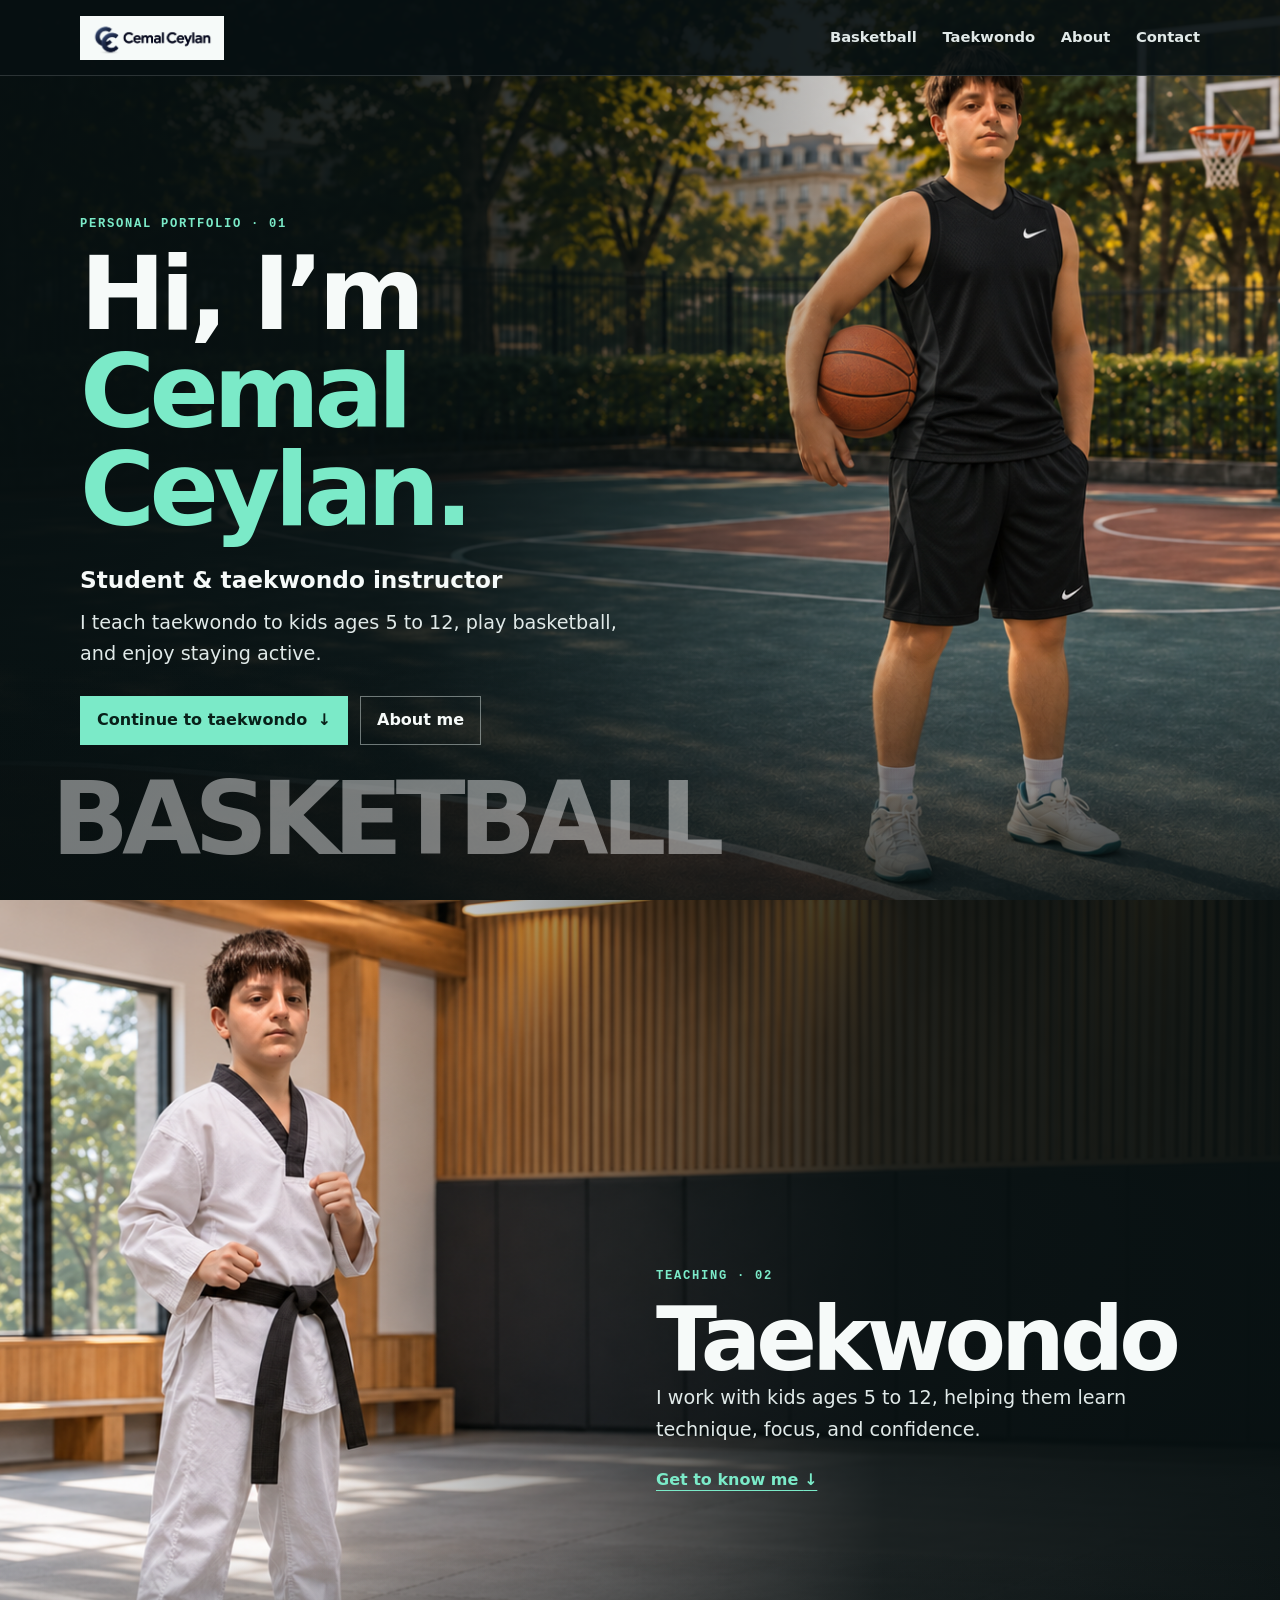
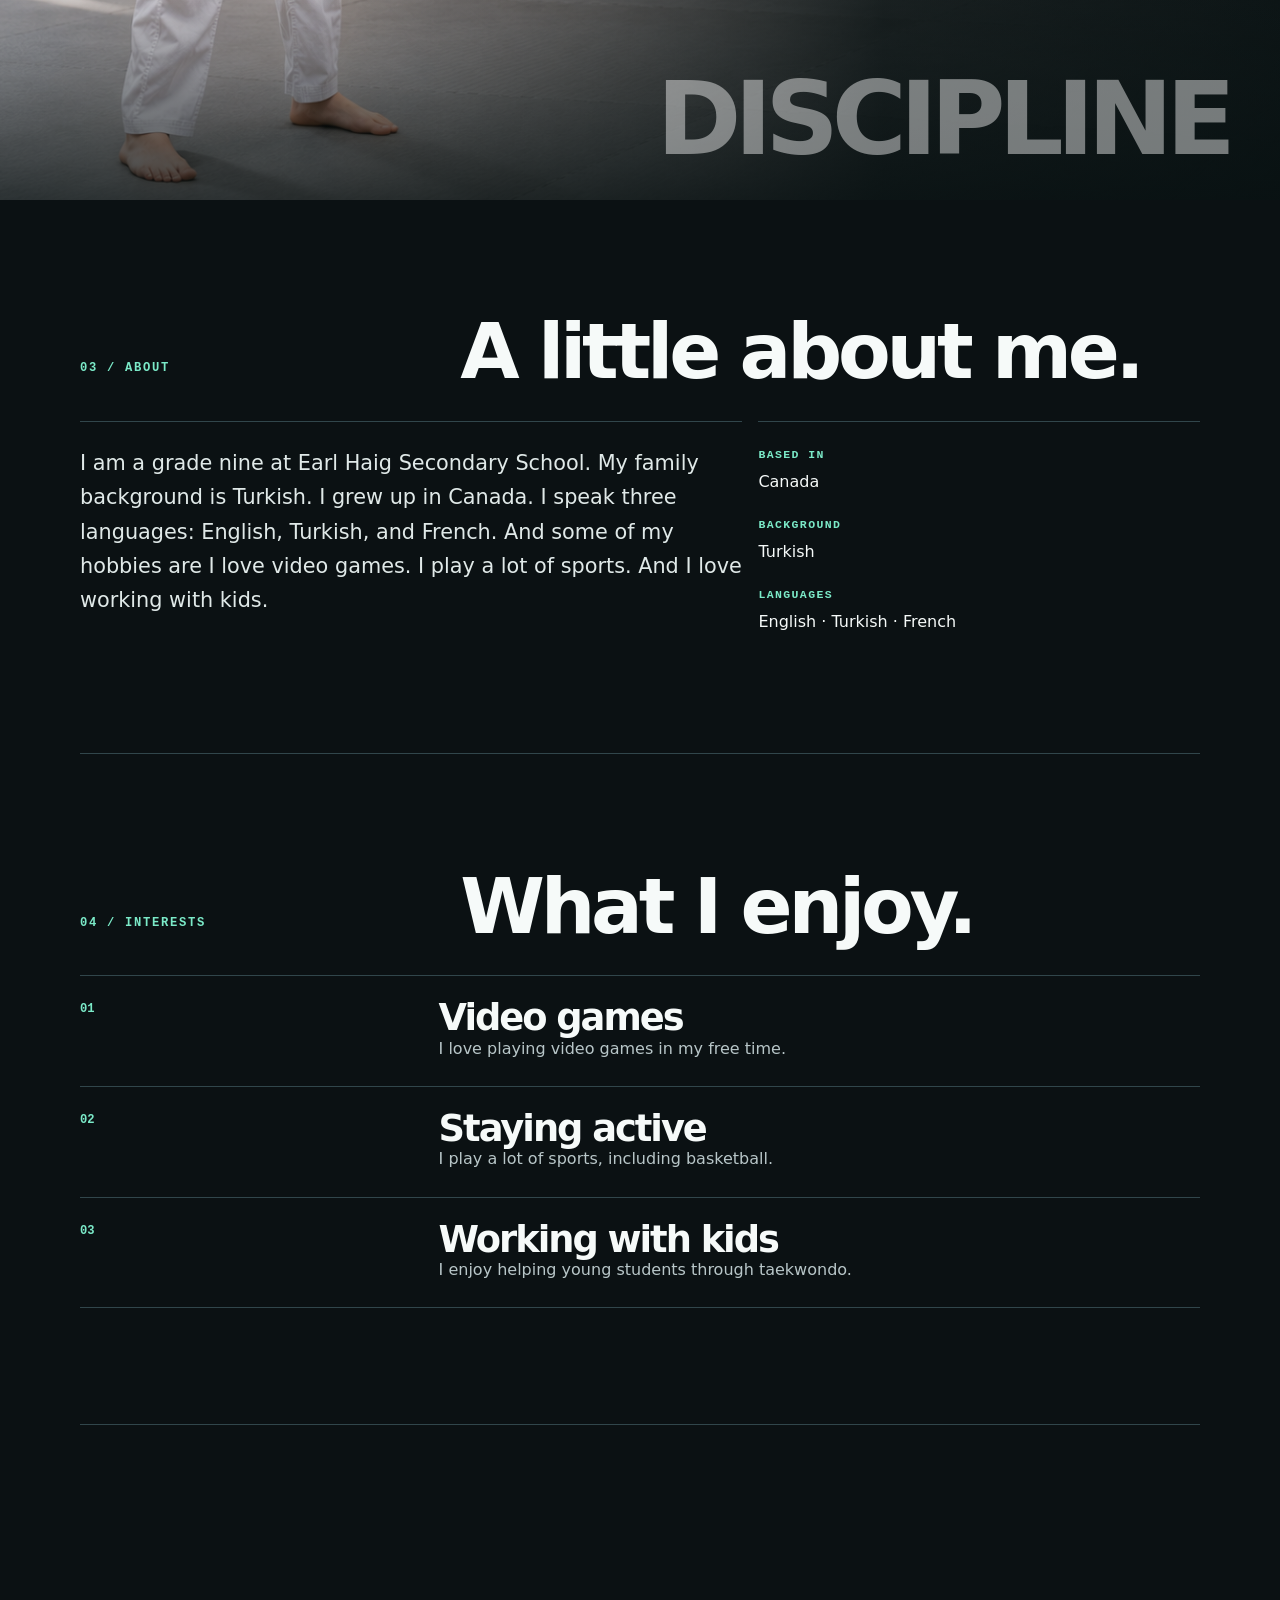
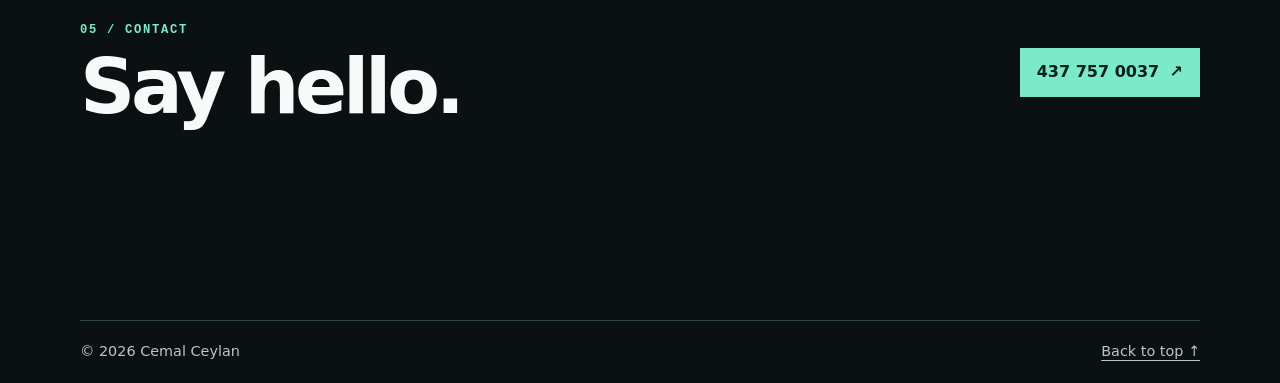
<file: index.html>
<!doctype html>
<html lang="en">
<head>
  <meta charset="utf-8">
  <meta name="viewport" content="width=device-width, initial-scale=1">
  <meta name="robots" content="noindex">
  <title>Cemal Ceylan | Personal Portfolio</title>
  <meta name="description" content="Meet Cemal Ceylan, a student, taekwondo instructor, and basketball player.">
  <link rel="stylesheet" href="style.css">
</head>
<body id="home">
  <a class="skip" href="#main">Skip to content</a>

  <header class="bar">
    <div class="bar-inner">
      <a class="brand" href="#home" aria-label="Cemal Ceylan home">
        <span class="brand-logo" aria-hidden="true">
          <img src="assets/cemal-ceylan-logo.png" alt="" width="2172" height="724">
        </span>
      </a>
      <nav aria-label="Main navigation">
        <a href="#basketball">Basketball</a>
        <a href="#taekwondo">Taekwondo</a>
        <a href="#about">About</a>
        <a href="#contact">Contact</a>
      </nav>
    </div>
  </header>

  <main id="main">
    <section class="chapter basketball-chapter" id="basketball" aria-labelledby="hero-title">
      <img class="chapter-media" src="assets/cemal-basketball-wide-v4.png" alt="Cemal wearing black Nike training gear and holding a basketball on an outdoor court" width="1536" height="1024" fetchpriority="high">
      <div class="chapter-content is-left">
        <p class="eyebrow">Personal portfolio · 01</p>
        <h1 id="hero-title">Hi, I’m<br><span>Cemal Ceylan.</span></h1>
        <p class="role">Student &amp; taekwondo instructor</p>
        <p class="lead">I teach taekwondo to kids ages 5 to 12, play basketball, and enjoy staying active.</p>
        <div class="actions">
          <a class="button primary" href="#taekwondo">Continue to taekwondo <span aria-hidden="true">↓</span></a>
          <a class="button" href="#about">About me</a>
        </div>
      </div>
      <p class="chapter-name" aria-hidden="true">Basketball</p>
    </section>

    <section class="chapter taekwondo-chapter" id="taekwondo" aria-labelledby="taekwondo-title">
      <img class="chapter-media" src="assets/cemal-taekwondo-wide-v4.png" alt="Cemal in a taekwondo uniform inside a modern training hall" width="1536" height="1024" loading="lazy">
      <div class="chapter-content is-right">
        <p class="eyebrow">Teaching · 02</p>
        <h2 id="taekwondo-title">Taekwondo</h2>
        <p class="lead">I work with kids ages 5 to 12, helping them learn technique, focus, and confidence.</p>
        <a class="text-link" href="#about">Get to know me <span aria-hidden="true">↓</span></a>
      </div>
      <p class="chapter-name is-right" aria-hidden="true">Discipline</p>
    </section>

    <section class="section about" id="about" aria-labelledby="about-title">
      <div class="section-heading">
        <p class="eyebrow">03 / About</p>
        <h2 id="about-title">A little about me.</h2>
      </div>
      <div class="about-grid">
        <div class="about-copy">
          <p>I am a grade nine at Earl Haig Secondary School. My family background is Turkish. I grew up in Canada. I speak three languages: English, Turkish, and French. And some of my hobbies are I love video games. I play a lot of sports. And I love working with kids.</p>
        </div>
        <dl class="quick-facts">
          <div><dt>Based in</dt><dd>Canada</dd></div>
          <div><dt>Background</dt><dd>Turkish</dd></div>
          <div><dt>Languages</dt><dd>English · Turkish · French</dd></div>
        </dl>
      </div>
    </section>

    <section class="section interests" id="interests" aria-labelledby="interests-title">
      <div class="section-heading">
        <p class="eyebrow">04 / Interests</p>
        <h2 id="interests-title">What I enjoy.</h2>
      </div>
      <div class="interest-list">
        <article><span>01</span><div><h3>Video games</h3><p>I love playing video games in my free time.</p></div></article>
        <article><span>02</span><div><h3>Staying active</h3><p>I play a lot of sports, including basketball.</p></div></article>
        <article><span>03</span><div><h3>Working with kids</h3><p>I enjoy helping young students through taekwondo.</p></div></article>
      </div>
    </section>

    <section class="contact" id="contact" aria-labelledby="contact-title">
      <div>
        <p class="eyebrow">05 / Contact</p>
        <h2 id="contact-title">Say hello.</h2>
      </div>
      <a class="button primary" href="tel:+14377570037" aria-label="Call Cemal at 437 757 0037">437 757 0037 <span aria-hidden="true">↗</span></a>
    </section>
  </main>

  <footer><span>© 2026 Cemal Ceylan</span><a href="#home">Back to top ↑</a></footer>
</body>
</html>
</file>
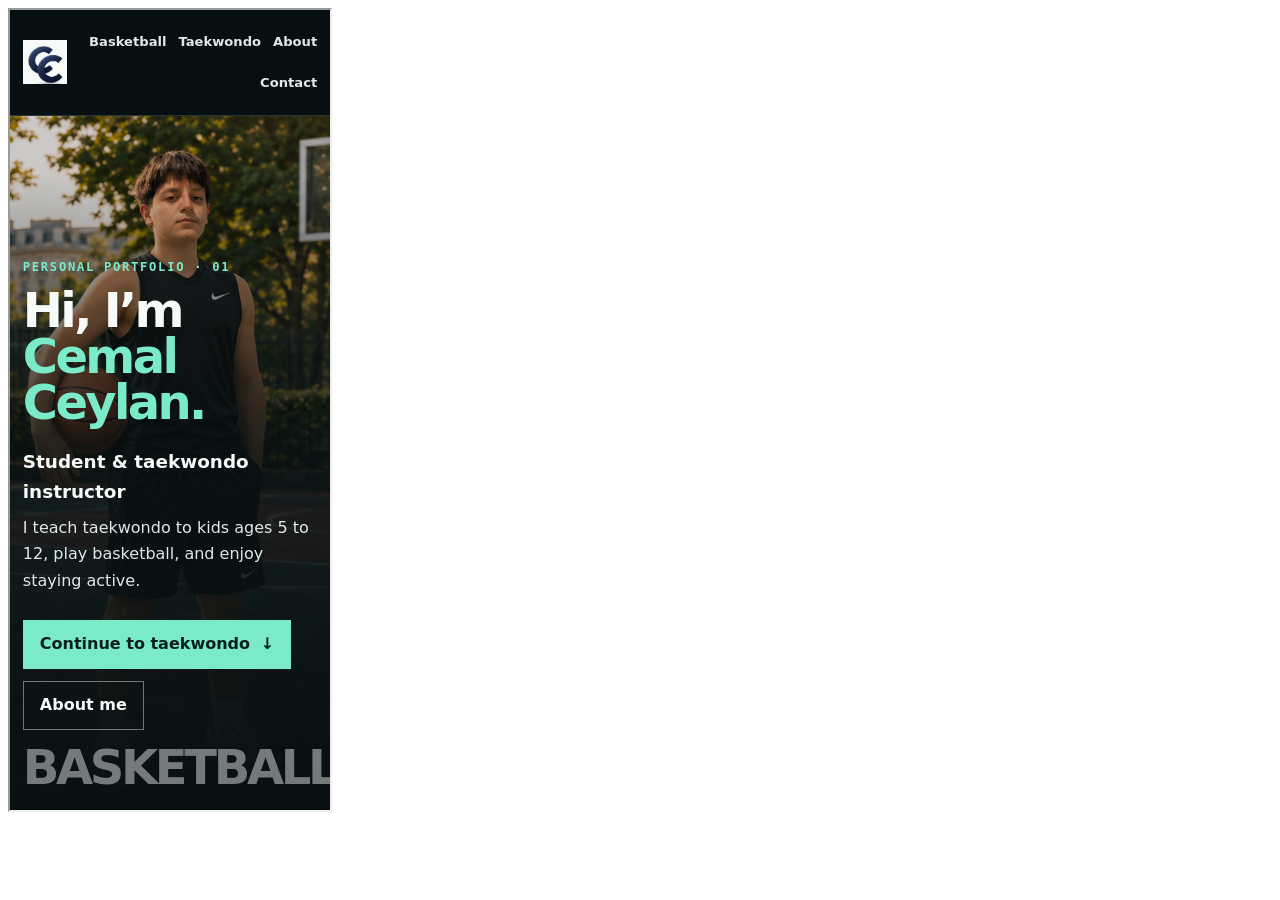
<file: tests/mobile-layout.html>
<!doctype html>
<meta charset="utf-8">
<title>Mobile layout probe</title>
<body
  data-ready="pending"
  data-viewport-width="0"
  data-scroll-width="0"
  data-nav-right="0"
  data-hero-right="0"
  data-actions-right="0"
  data-basketball-focal-x="0"
  data-taekwondo-focal-x="0"
  data-header-bottom="0"
  data-basketball-head-y="0"
  data-taekwondo-head-y="0"
  data-logo-present="false"
  data-logo-height="0"
  data-logo-bottom="0"
>
<iframe id="site" title="Mobile website test"></iframe>
<script>
  const params = new URLSearchParams(location.search);
  const width = Number(params.get("width")) || 320;
  const scene = params.get("scene");
  const frame = document.querySelector("#site");
  frame.style.width = `${width}px`;
  frame.style.height = "800px";
  frame.src = "../index.html";

  frame.addEventListener("load", () => {
    const view = frame.contentWindow;
    const doc = frame.contentDocument;
    const rect = (selector) => {
      const bounds = doc.querySelector(selector).getBoundingClientRect();
      return { left: bounds.left, right: bounds.right, width: bounds.width };
    };
    const focalPoint = (selector, sourceXRatio, sourceYRatio) => {
      const image = doc.querySelector(selector);
      const bounds = image.getBoundingClientRect();
      const scale = Math.max(
        bounds.width / image.naturalWidth,
        bounds.height / image.naturalHeight
      );
      const renderedWidth = image.naturalWidth * scale;
      const renderedHeight = image.naturalHeight * scale;
      const [positionX, positionY] = getComputedStyle(image).objectPosition
        .split(" ")
        .map(Number.parseFloat);
      const renderedLeft = bounds.left + (bounds.width - renderedWidth) * positionX / 100;
      const renderedTop = bounds.top + (bounds.height - renderedHeight) * positionY / 100;
      return {
        x: renderedLeft + renderedWidth * sourceXRatio,
        y: renderedTop + renderedHeight * sourceYRatio
      };
    };

    const basketball = focalPoint(
      ".basketball-chapter .chapter-media",
      0.735,
      0.105
    );
    const taekwondo = focalPoint(
      ".taekwondo-chapter .chapter-media",
      0.24,
      0.11
    );
    const logo = doc.querySelector(".brand img");

    document.body.dataset.ready = "true";
    document.body.dataset.viewportWidth = String(view.innerWidth);
    document.body.dataset.scrollWidth = String(doc.documentElement.scrollWidth);
    document.body.dataset.navRight = String(rect("nav").right);
    document.body.dataset.heroRight = String(rect("h1").right);
    document.body.dataset.actionsRight = String(rect(".actions").right);
    document.body.dataset.basketballFocalX = String(basketball.x);
    document.body.dataset.taekwondoFocalX = String(taekwondo.x);
    document.body.dataset.headerBottom = String(
      doc.querySelector(".bar").getBoundingClientRect().bottom
    );
    document.body.dataset.basketballHeadY = String(
      basketball.y - doc.querySelector(".basketball-chapter").getBoundingClientRect().top
    );
    document.body.dataset.taekwondoHeadY = String(
      taekwondo.y - doc.querySelector(".taekwondo-chapter").getBoundingClientRect().top
    );
    if (logo) {
      const logoBounds = logo.getBoundingClientRect();
      document.body.dataset.logoPresent = "true";
      document.body.dataset.logoHeight = String(logoBounds.height);
      document.body.dataset.logoBottom = String(logoBounds.bottom);
    }
    if (scene) {
      doc.documentElement.style.scrollBehavior = "auto";
      doc.querySelector(`#${scene}`)?.scrollIntoView({ behavior: "instant" });
    }
  });
</script>
</body>
</file>
<file: style.css>
:root {
  color-scheme: dark;
  --bg: #0b1113;
  --surface: #111c20;
  --text: #f6faf9;
  --muted: #b8c6c8;
  --line: #31464b;
  --accent: #7beac8;
  --accent-text: #082019;
  --header-height: 4.75rem;
}

* { box-sizing: border-box; }
html { scroll-behavior: smooth; scroll-padding-top: var(--header-height); }
body { margin: 0; overflow-x: hidden; background: var(--bg); color: var(--text); font: 1rem/1.65 "Segoe UI", system-ui, sans-serif; }
body, h1, h2, h3, p, dl, dd { margin-block-start: 0; }
a { color: inherit; text-underline-offset: .3em; }
a:focus-visible { outline: 2px solid var(--accent); outline-offset: 4px; }

.skip { position: fixed; top: .5rem; left: .5rem; z-index: 100; padding: .55rem .85rem; background: var(--text); color: var(--bg); transform: translateY(-180%); }
.skip:focus { transform: none; }

.bar { position: fixed; inset: 0 0 auto; z-index: 40; height: var(--header-height); border-bottom: 1px solid #ffffff26; background: #071012e8; }
.bar-inner, .section, .contact, footer { width: min(92%, 1120px); margin-inline: auto; }
.bar-inner { height: 100%; display: flex; align-items: center; justify-content: space-between; gap: 1.25rem; }
.brand, nav a { text-decoration: none; }
.brand { display: block; flex: 0 0 auto; }
.brand-logo { display: block; width: 9rem; height: 2.75rem; overflow: hidden; background: var(--text); }
.brand-logo img { display: block; width: 100%; height: 100%; object-fit: contain; }
nav { display: flex; flex-wrap: wrap; gap: .4rem clamp(.8rem, 2vw, 1.65rem); }
nav a { min-height: 2.75rem; display: inline-flex; align-items: center; color: #e1e9e8; font-size: .92rem; font-weight: 600; }
nav a:hover { color: var(--accent); }

.chapter { position: relative; isolation: isolate; min-height: 100dvh; display: grid; align-items: center; overflow: hidden; }
.chapter-media { position: absolute; inset: 0; z-index: -3; width: 100%; height: 100%; object-fit: cover; }
.basketball-chapter .chapter-media { object-position: 58% center; }
.taekwondo-chapter .chapter-media { object-position: 42% center; }
.chapter::before { content: ""; position: absolute; inset: 0; z-index: -2; pointer-events: none; }
.basketball-chapter::before { background: linear-gradient(90deg, #071011f2 0%, #071011d9 31%, #0710115c 57%, transparent 76%); }
.taekwondo-chapter::before { background: linear-gradient(270deg, #071011f2 0%, #071011dc 31%, #07101157 58%, transparent 76%); }
.chapter::after { content: ""; position: absolute; inset: auto 0 0; z-index: -1; height: 28%; background: linear-gradient(transparent, #071011c7); pointer-events: none; }

.chapter-content { width: min(92%, 1120px); margin-inline: auto; padding-block: calc(var(--header-height) + 3rem) 4rem; }
.chapter-content > * { max-width: 37rem; }
.chapter-content.is-right { display: grid; justify-items: end; text-align: left; }
.chapter-content.is-right > * { width: min(100%, 34rem); }
.eyebrow { margin-bottom: .7rem; color: var(--accent); font: 700 .76rem/1.5 ui-monospace, Consolas, monospace; letter-spacing: .14em; text-transform: uppercase; }
h1, h2, h3 { margin-bottom: 0; letter-spacing: -.055em; line-height: .96; }
h1 { font-size: clamp(3.6rem, 8vw, 7.4rem); }
h1 span { color: var(--accent); }
.chapter h2 { font-size: clamp(3.5rem, 7vw, 6.5rem); }
.role { margin: 1.35rem 0 .45rem; font-size: clamp(1.15rem, 2vw, 1.45rem); font-weight: 700; }
.lead { margin-bottom: 0; color: #e0e9e8; font-size: clamp(1rem, 1.7vw, 1.2rem); max-width: 34rem; }
.actions { display: flex; flex-wrap: wrap; gap: .75rem; margin-top: 1.6rem; }
.button { min-height: 2.75rem; display: inline-flex; align-items: center; justify-content: center; gap: .65rem; padding: .65rem 1rem; border: 1px solid #d5e1df7d; text-decoration: none; font-weight: 700; transition: transform 180ms ease, border-color 180ms ease, background-color 180ms ease; }
.button:hover { border-color: var(--accent); transform: translateY(-2px); }
.button:active { transform: translateY(0); }
.button.primary { border-color: var(--accent); background: var(--accent); color: var(--accent-text); }
.text-link { display: inline-block; margin-top: 1.35rem; color: var(--accent); font-weight: 700; }
.chapter-name { position: absolute; left: 4%; bottom: 2.5rem; margin: 0; color: #ffffff70; font-size: clamp(2.8rem, 8vw, 8rem); font-weight: 800; letter-spacing: -.07em; line-height: .8; text-transform: uppercase; }
.chapter-name.is-right { right: 4%; left: auto; }

.section { padding-block: clamp(4rem, 9vw, 8rem); border-bottom: 1px solid var(--line); }
.section-heading { display: grid; grid-template-columns: .65fr 1.35fr; gap: 1.5rem; align-items: end; margin-bottom: 2rem; }
.section h2, .contact h2 { margin: 0; font-size: clamp(2.65rem, 6vw, 5.4rem); }
.about-grid { display: grid; grid-template-columns: 1.5fr 1fr; gap: 1rem; }
.about-copy, .quick-facts { border-top: 1px solid var(--line); padding-top: 1.5rem; }
.about-copy { color: #e0e9e8; font-size: clamp(1.08rem, 2vw, 1.3rem); }
.about-copy p { max-width: 58ch; }
.quick-facts { display: grid; gap: 1.1rem; margin: 0; }
.quick-facts div { display: grid; gap: .15rem; }
.quick-facts dt { color: var(--accent); font: 700 .72rem/1.5 ui-monospace, Consolas, monospace; letter-spacing: .12em; text-transform: uppercase; }
.quick-facts dd { margin: 0; }

.interest-list { border-top: 1px solid var(--line); }
.interest-list article { display: grid; grid-template-columns: .45fr 1fr; gap: 1rem; padding-block: 1.5rem; border-bottom: 1px solid var(--line); }
.interest-list article > span { color: var(--accent); font: 700 .76rem/1.5 ui-monospace, Consolas, monospace; }
.interest-list h3 { margin-top: 0; font-size: clamp(1.45rem, 3vw, 2.3rem); }
.interest-list p { margin-bottom: 0; color: var(--muted); }

.contact { min-height: 55dvh; display: flex; align-items: center; justify-content: space-between; gap: 2rem; padding-block: clamp(4rem, 9vw, 8rem); }
.contact h2 { margin: 0; }
footer { display: flex; justify-content: space-between; gap: 1rem; padding-block: 1.2rem; border-top: 1px solid var(--line); color: var(--muted); font-size: .9rem; }

@media (max-width: 720px) {
  :root { --header-height: 6.6rem; }
  .bar-inner { align-content: center; flex-wrap: wrap; gap: 0 .8rem; padding-block: .55rem; }
  .brand-logo { width: 2.75rem; }
  .brand-logo img { width: 12rem; max-width: none; height: auto; transform: translate(-.5rem, -.6rem); }
  nav { flex: 1; justify-content: flex-end; gap: .15rem .75rem; }
  nav a { min-height: 2.4rem; font-size: .82rem; }
  .chapter { min-height: 100svh; align-items: end; }
  .chapter-media { inset: var(--header-height) 0 auto; height: calc(100% - var(--header-height)); }
  .basketball-chapter .chapter-media { object-position: 80% top; }
  .taekwondo-chapter .chapter-media { object-position: 20% top; }
  .basketball-chapter::before, .taekwondo-chapter::before { background: linear-gradient(0deg, #071011f7 0%, #071011d4 45%, #0710112e 80%); }
  .chapter-content, .chapter-content.is-right { display: block; text-align: left; padding-block: calc(var(--header-height) + 2rem) 5rem; }
  .chapter-content.is-right > * { width: auto; }
  h1 { font-size: clamp(3rem, 15vw, 5rem); }
  .chapter h2 { font-size: clamp(3rem, 14vw, 4.8rem); }
  .chapter-name { bottom: 1.5rem; font-size: clamp(2.4rem, 15vw, 4.5rem); }
  .section-heading, .about-grid { grid-template-columns: 1fr; }
  .section-heading { gap: .35rem; }
  .interest-list article { grid-template-columns: 3rem 1fr; }
  .contact { min-height: auto; align-items: flex-start; flex-direction: column; }
}

@media (prefers-reduced-motion: reduce) {
  html { scroll-behavior: auto; }
  .button { transition: none; }
  .button:hover { transform: none; }
}
</file>
